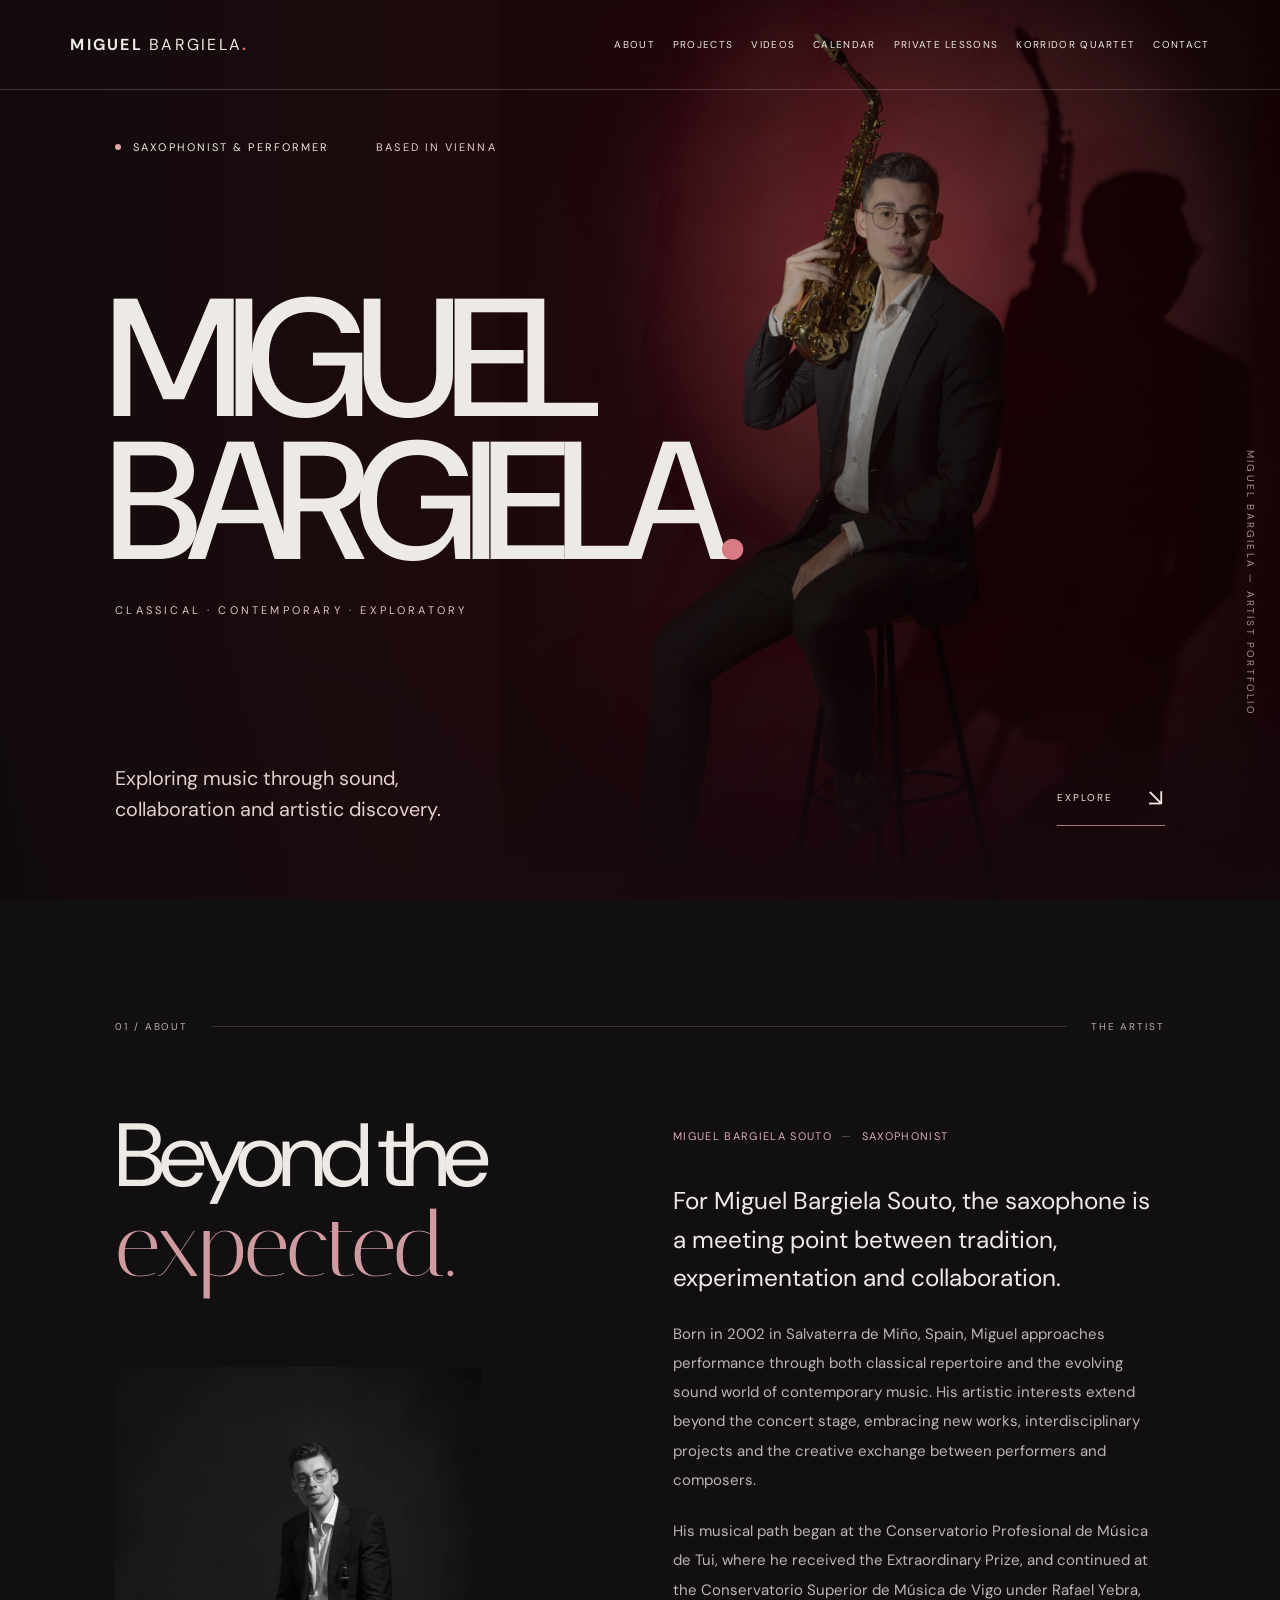
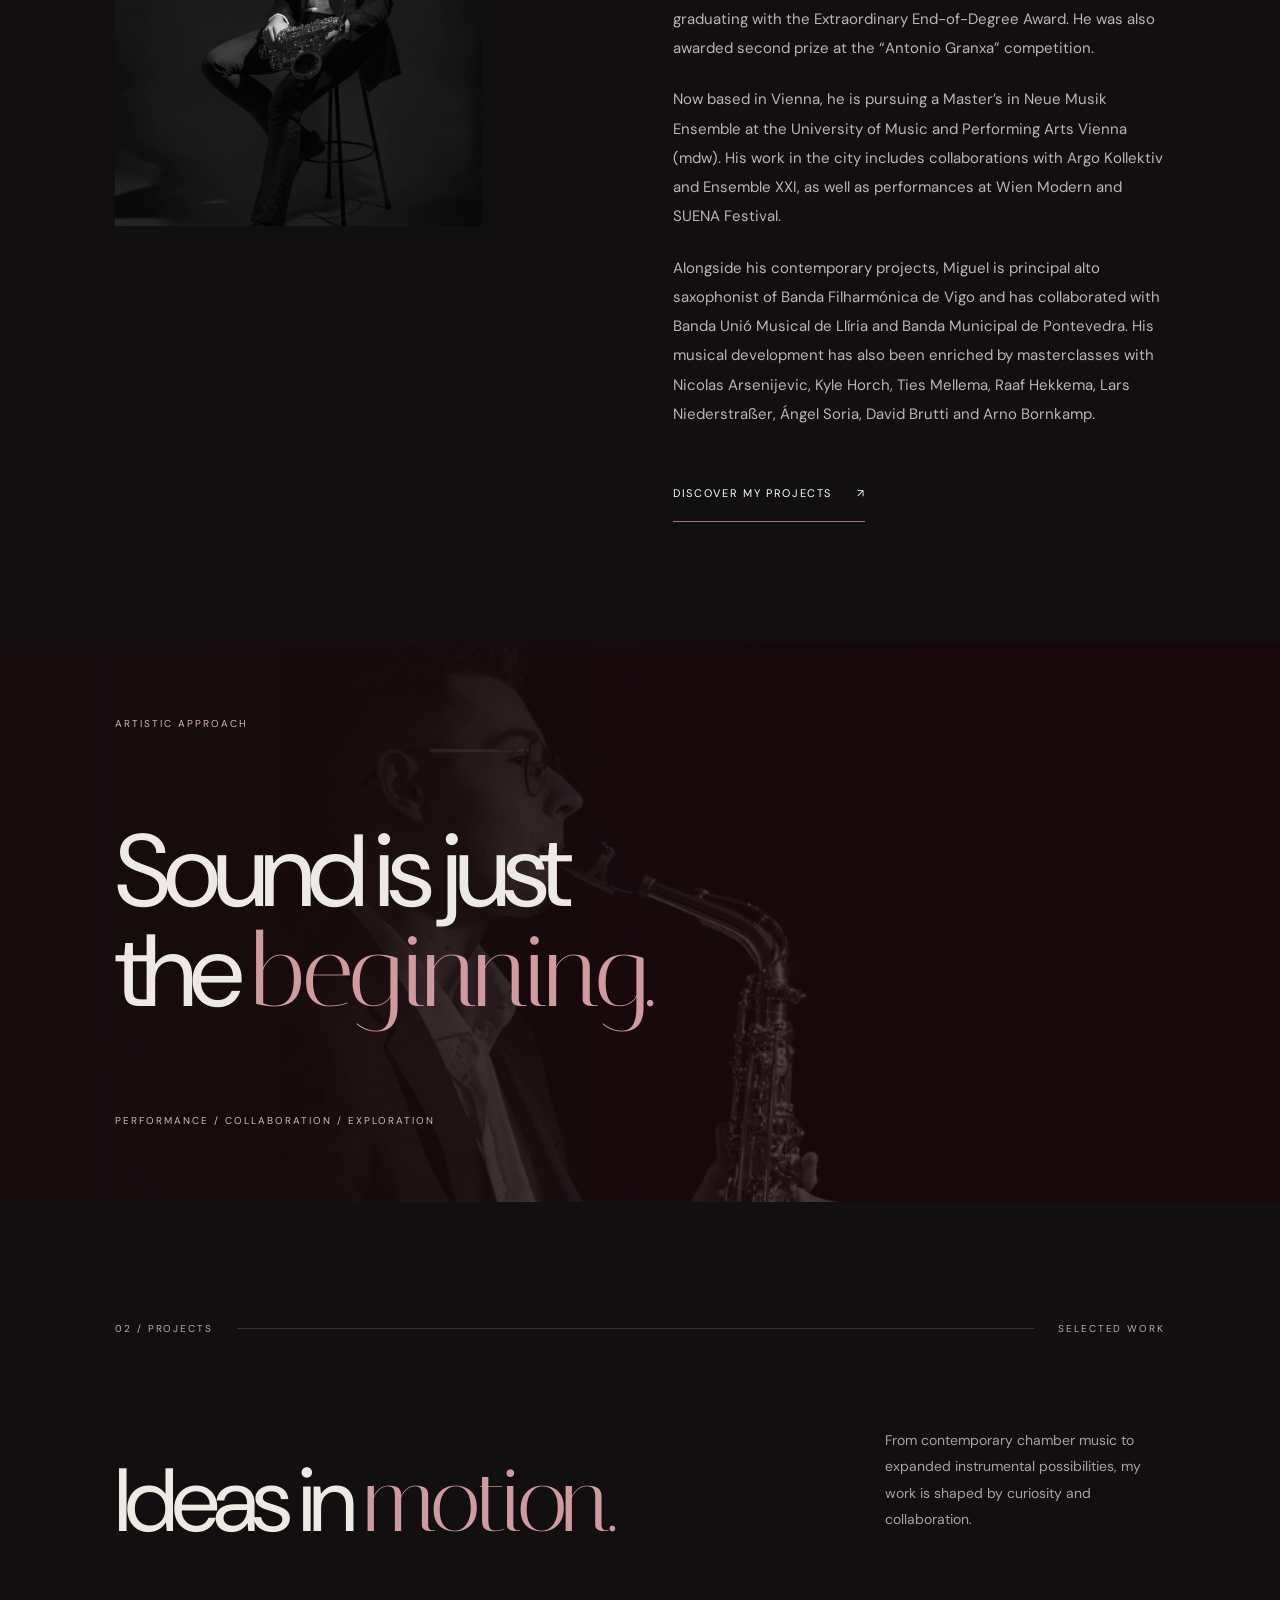
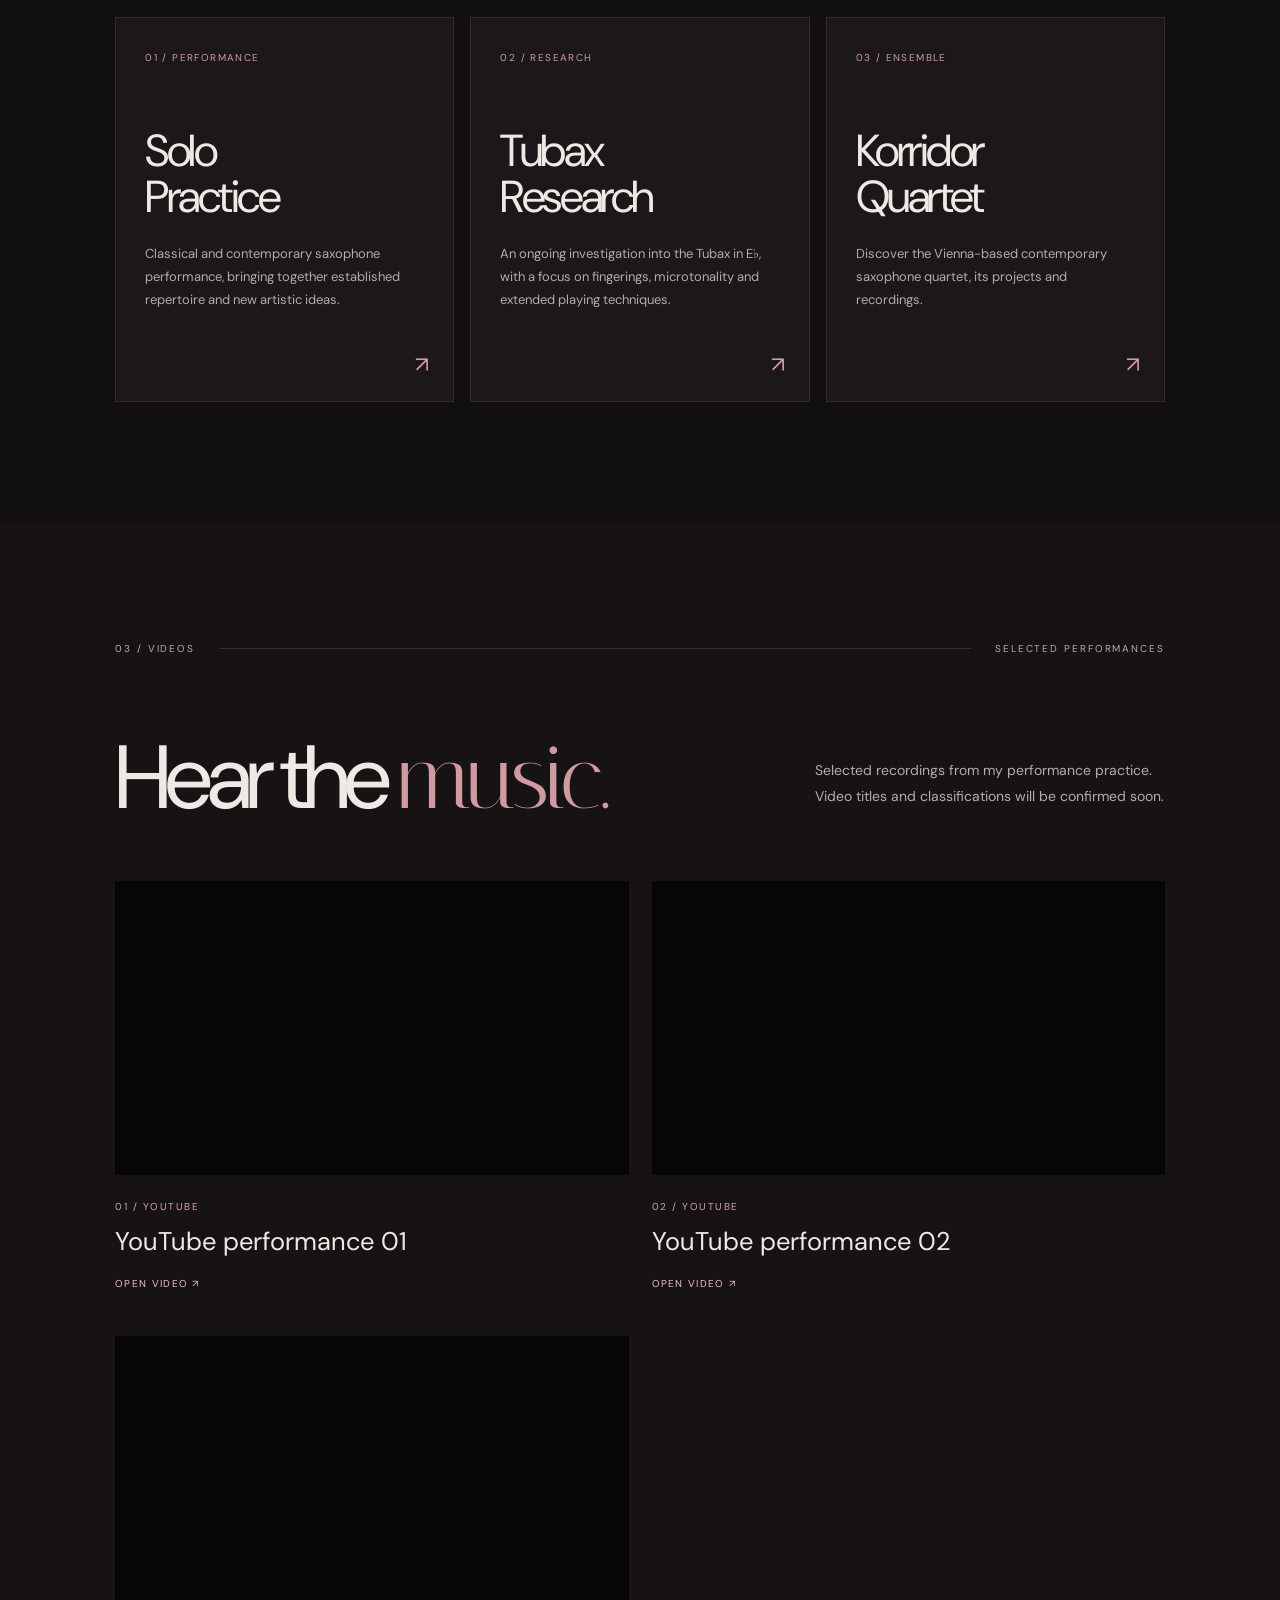
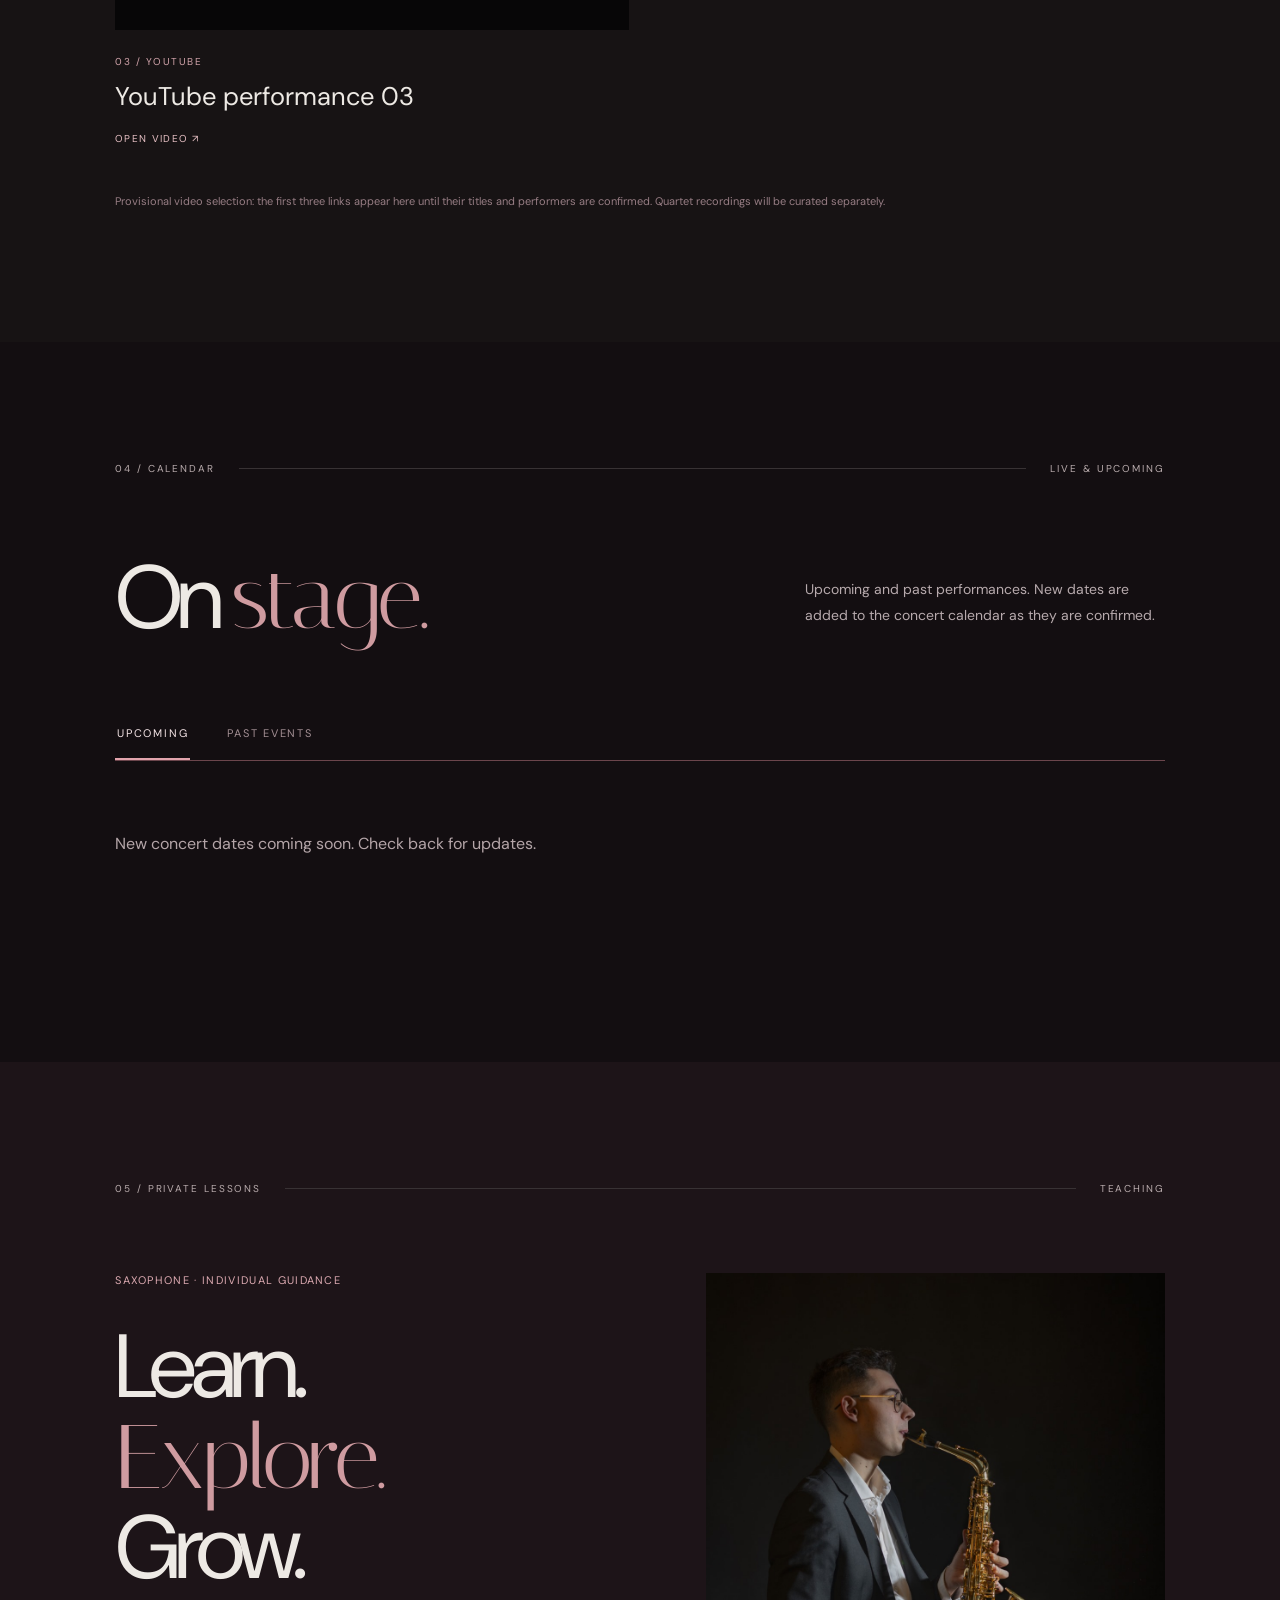
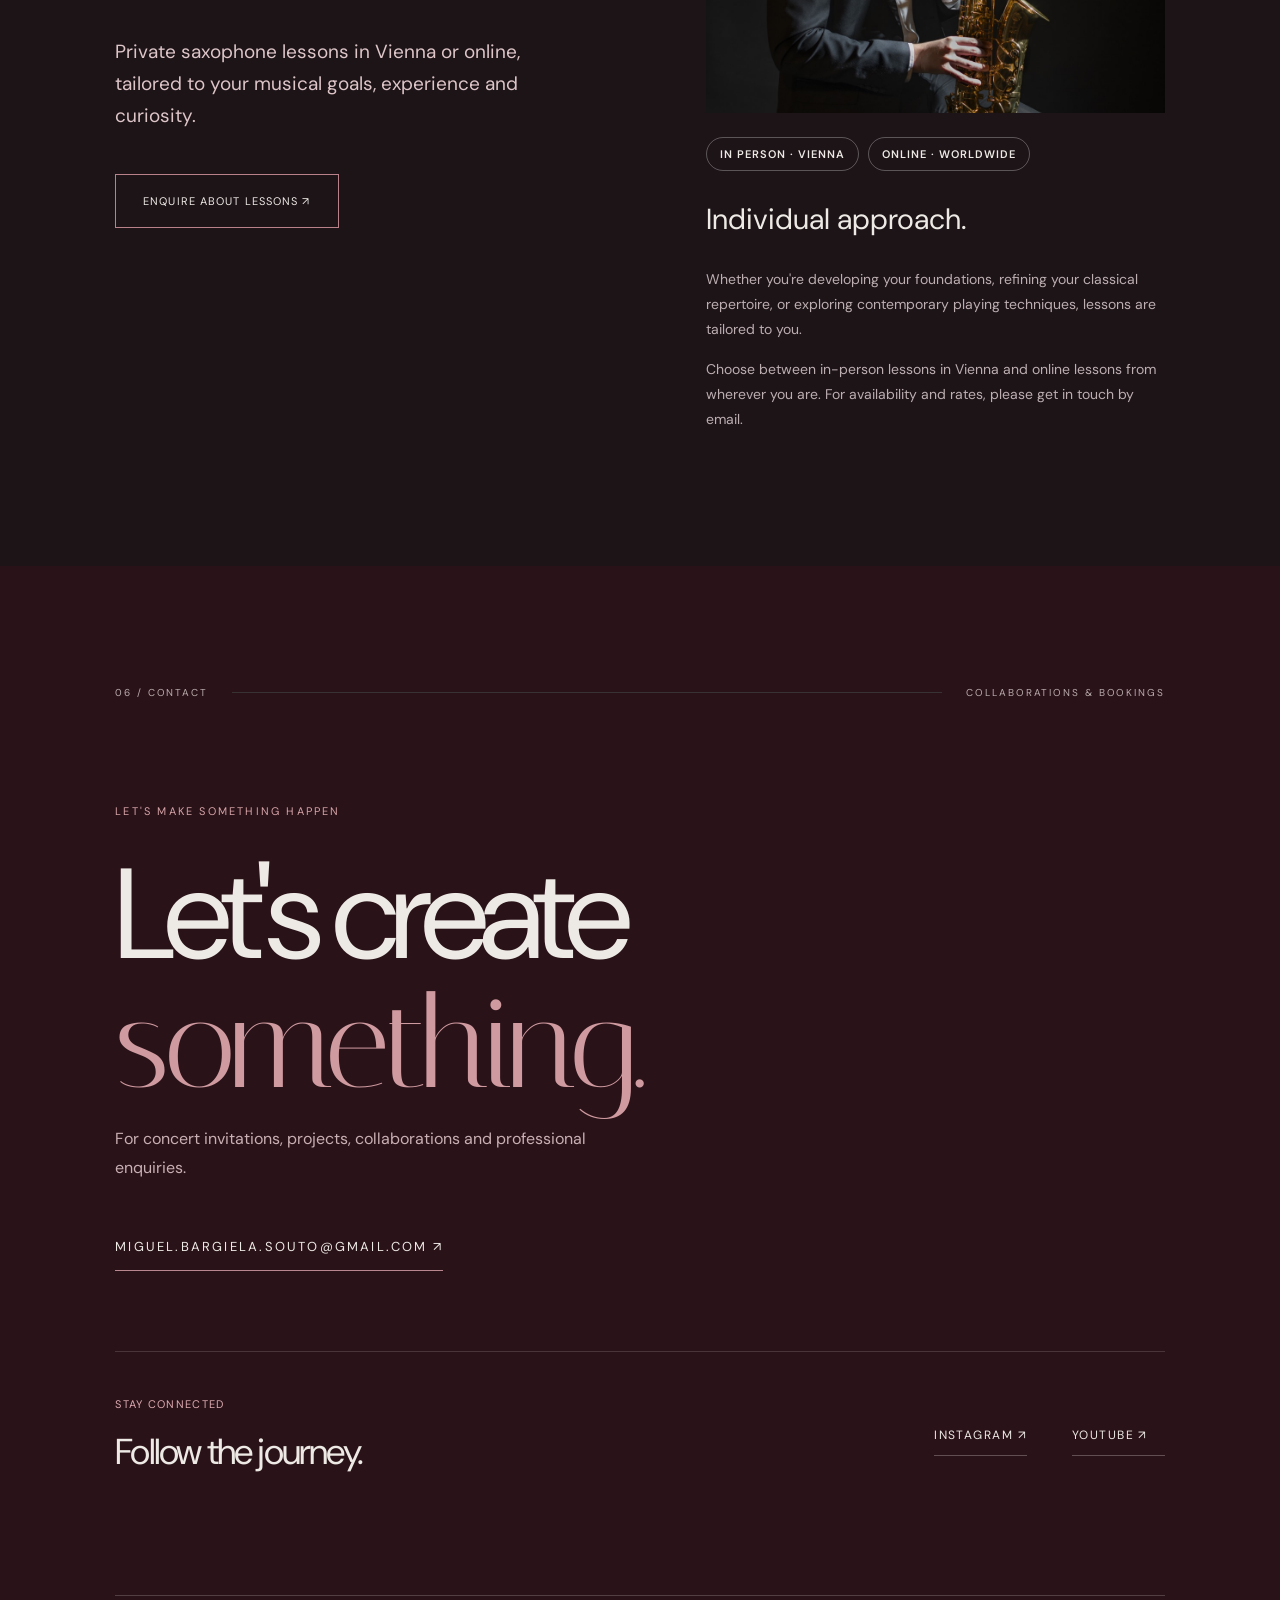
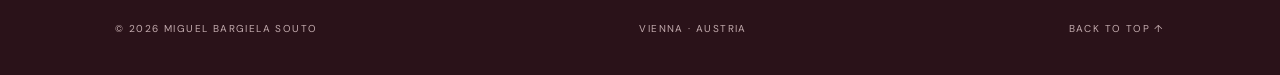
<file: index.html>
<!DOCTYPE html>

<html lang="en">
<head>
<meta charset="utf-8"/><meta content="width=device-width, initial-scale=1" name="viewport"/>
<meta content="Miguel Bargiela Souto is a Vienna-based Spanish saxophonist working across classical, contemporary and interdisciplinary music." name="description"/>
<meta content="#100d0e" name="theme-color"/><title>Miguel Bargiela | Saxophonist</title>
<meta content="Miguel Bargiela — Saxophonist" property="og:title"/><meta content="Saxophonist · Classical &amp; Contemporary Music · Vienna" property="og:description"/>
<link href="https://fonts.googleapis.com" rel="preconnect"/><link crossorigin="" href="https://fonts.gstatic.com" rel="preconnect"/><link href="https://fonts.googleapis.com/css2?family=DM+Sans:wght@400;500;600;700&amp;family=Italiana&amp;display=swap" rel="stylesheet"/><link href="styles.css" rel="stylesheet"/><script defer="False" src="calendar-config.js"></script><script defer="" src="script.js"></script>
<script defer="True" src="events.js"></script></head><body>
<a class="skip" href="#main">Skip to main content</a>
<header class="header" id="top"><a aria-label="Home" class="brand" href="#top">MIGUEL <span>BARGIELA</span><i>.</i></a><button aria-controls="navigation" aria-expanded="false" aria-label="Toggle navigation" class="menu-button"><span></span><span></span></button><nav aria-label="Main navigation" class="navigation" id="navigation"><a href="#about">About</a><a href="#work">Projects</a><a href="#videos">Videos</a><a href="#calendar">Calendar</a><a href="#lessons">Private Lessons</a><a href="korridor.html">Korridor Quartet</a><a href="#contact">Contact</a></nav><a class="header-cta" href="#contact">LET'S CONNECT <span>↗</span></a></header>
<main id="main">
<section aria-label="Introduction" class="hero"><div class="hero-image"></div><div class="hero-shade"></div><div class="hero-inner"><div class="hero-overline"><span class="dot"></span> SAXOPHONIST &amp; PERFORMER <span class="location">BASED IN VIENNA</span></div><div class="hero-title"><h1><span>MIGUEL</span><span>BARGIELA<span class="period">.</span></span></h1><p>CLASSICAL · CONTEMPORARY · EXPLORATORY</p></div><div class="hero-footer"><div class="hero-description">Exploring music through sound,<br/>collaboration and artistic discovery.</div><a aria-label="Explore the website" class="discover" href="#about">EXPLORE <span>↘</span></a></div></div><div class="hero-edge">MIGUEL BARGIELA — ARTIST PORTFOLIO</div></section>
<section class="about section" id="about"><div class="section-top"><span>01 / ABOUT</span><span class="thin-rule"></span><span>THE ARTIST</span></div><div class="about-layout"><div class="about-heading"><h2>Beyond the<br/><em>expected.</em></h2><figure class="about-photo"><img alt="Miguel Bargiela seated with saxophone, black-and-white portrait" loading="lazy" src="assets/portrait-bw.jpg"/></figure></div><div class="about-copy"><div class="eyebrow">MIGUEL BARGIELA SOUTO <span>—</span> SAXOPHONIST</div>
<p class="bio-lead">For Miguel Bargiela Souto, the saxophone is a meeting point between tradition, experimentation and collaboration.</p>
<p>Born in 2002 in Salvaterra de Miño, Spain, Miguel approaches performance through both classical repertoire and the evolving sound world of contemporary music. His artistic interests extend beyond the concert stage, embracing new works, interdisciplinary projects and the creative exchange between performers and composers.</p>
<p>His musical path began at the Conservatorio Profesional de Música de Tui, where he received the Extraordinary Prize, and continued at the Conservatorio Superior de Música de Vigo under Rafael Yebra, graduating with the Extraordinary End-of-Degree Award. He was also awarded second prize at the “Antonio Granxa” competition.</p>
<p>Now based in Vienna, he is pursuing a Master’s in Neue Musik Ensemble at the University of Music and Performing Arts Vienna (mdw). His work in the city includes collaborations with Argo Kollektiv and Ensemble XXI, as well as performances at Wien Modern and SUENA Festival.</p>
<p>Alongside his contemporary projects, Miguel is principal alto saxophonist of Banda Filharmónica de Vigo and has collaborated with Banda Unió Musical de Llíria and Banda Municipal de Pontevedra. His musical development has also been enriched by masterclasses with Nicolas Arsenijevic, Kyle Horch, Ties Mellema, Raaf Hekkema, Lars Niederstraßer, Ángel Soria, David Brutti and Arno Bornkamp.</p>
<a class="text-link" href="#work">DISCOVER MY PROJECTS <span>↗</span></a></div></div></section>
<section class="quote-band"><div class="quote-image"></div><div class="quote-content"><span>ARTISTIC APPROACH</span><p>Sound is just<br/>the <em>beginning.</em></p><span>PERFORMANCE / COLLABORATION / EXPLORATION</span></div></section>
<section class="work section" id="work"><div class="section-top"><span>02 / PROJECTS</span><span class="thin-rule"></span><span>SELECTED WORK</span></div><div class="work-intro"><h2>Ideas in <em>motion.</em></h2><p>From contemporary chamber music to expanded instrumental possibilities, my work is shaped by curiosity and collaboration.</p></div><div class="project-grid"><article class="project-card"><div class="project-index">01 / PERFORMANCE</div><h3>Solo<br/>Practice</h3><p>Classical and contemporary saxophone performance, bringing together established repertoire and new artistic ideas.</p><span class="project-arrow">↗</span></article><article class="project-card"><div class="project-index">02 / RESEARCH</div><h3>Tubax<br/>Research</h3><p>An ongoing investigation into the Tubax in E♭, with a focus on fingerings, microtonality and extended playing techniques.</p><span class="project-arrow">↗</span></article><a class="project-card project-card-link" href="korridor.html"><div class="project-index">03 / ENSEMBLE</div><h3>Korridor<br/>Quartet</h3><p>Discover the Vienna-based contemporary saxophone quartet, its projects and recordings.</p><span class="project-arrow">↗</span></a></div></section>
<section class="videos section" id="videos"><div class="section-top"><span>03 / VIDEOS</span><span class="thin-rule"></span><span>SELECTED PERFORMANCES</span></div><div class="videos-intro"><h2>Hear the <em>music.</em></h2><p>Selected recordings from my performance practice. Video titles and classifications will be confirmed soon.</p></div><div class="video-grid"><article class="recording"><div class="recording-frame"><iframe allow="accelerometer; autoplay; clipboard-write; encrypted-media; gyroscope; picture-in-picture; web-share" allowfullscreen="" loading="lazy" referrerpolicy="strict-origin-when-cross-origin" src="https://www.youtube-nocookie.com/embed/-6fuD14mzaE" title="YouTube performance 01"></iframe></div><div class="recording-meta"><span>01 / YOUTUBE</span><h3>YouTube performance 01</h3><a href="https://youtu.be/-6fuD14mzaE" rel="noopener noreferrer" target="_blank">OPEN VIDEO ↗</a></div></article><article class="recording"><div class="recording-frame"><iframe allow="accelerometer; autoplay; clipboard-write; encrypted-media; gyroscope; picture-in-picture; web-share" allowfullscreen="" loading="lazy" referrerpolicy="strict-origin-when-cross-origin" src="https://www.youtube-nocookie.com/embed/tyU_39IKNfE" title="YouTube performance 02"></iframe></div><div class="recording-meta"><span>02 / YOUTUBE</span><h3>YouTube performance 02</h3><a href="https://youtu.be/tyU_39IKNfE" rel="noopener noreferrer" target="_blank">OPEN VIDEO ↗</a></div></article><article class="recording"><div class="recording-frame"><iframe allow="accelerometer; autoplay; clipboard-write; encrypted-media; gyroscope; picture-in-picture; web-share" allowfullscreen="" loading="lazy" referrerpolicy="strict-origin-when-cross-origin" src="https://www.youtube-nocookie.com/embed/Jql2PRCFLpk" title="YouTube performance 03"></iframe></div><div class="recording-meta"><span>03 / YOUTUBE</span><h3>YouTube performance 03</h3><a href="https://youtu.be/Jql2PRCFLpk" rel="noopener noreferrer" target="_blank">OPEN VIDEO ↗</a></div></article></div><p class="video-editor-note">Provisional video selection: the first three links appear here until their titles and performers are confirmed. Quartet recordings will be curated separately.</p></section><section class="calendar section" id="calendar"><div class="section-top"><span>04 / CALENDAR</span><span class="thin-rule"></span><span>LIVE &amp; UPCOMING</span></div><div class="calendar-intro"><h2>On <em>stage.</em></h2><p>Upcoming and past performances. New dates are added to the concert calendar as they are confirmed.</p></div><div class="calendar-live" hidden="" id="calendar-live"><iframe id="calendar-iframe" loading="lazy" title="Concert calendar"></iframe></div><div class="calendar-controls"><button aria-pressed="true" class="calendar-tab active" data-filter="upcoming" type="button">UPCOMING</button><button aria-pressed="false" class="calendar-tab" data-filter="past" type="button">PAST EVENTS</button></div><div aria-live="polite" class="calendar-list" id="calendar-list"></div></section>
<section class="lessons section" id="lessons"><div class="section-top"><span>05 / PRIVATE LESSONS</span><span class="thin-rule"></span><span>TEACHING</span></div><div class="lessons-layout"><div><div class="eyebrow">SAXOPHONE · INDIVIDUAL GUIDANCE</div><h2>Learn.<br/><em>Explore.</em><br/>Grow.</h2><p class="lessons-lead">Private saxophone lessons in Vienna or online, tailored to your musical goals, experience and curiosity.</p><a class="lesson-button" href="mailto:miguel.bargiela.souto@gmail.com?subject=Private%20saxophone%20lessons%20enquiry">ENQUIRE ABOUT LESSONS ↗</a></div><div class="lessons-detail"><img alt="Miguel playing the saxophone" loading="lazy" src="assets/performing.jpg"/><div><div class="lesson-modes"><span>IN PERSON · VIENNA</span><span>ONLINE · WORLDWIDE</span></div><h3>Individual approach.</h3><p>Whether you're developing your foundations, refining your classical repertoire, or exploring contemporary playing techniques, lessons are tailored to you.</p><p>Choose between in-person lessons in Vienna and online lessons from wherever you are. For availability and rates, please get in touch by email.</p></div></div></div></section><section class="contact section" id="contact"><div class="section-top"><span>06 / CONTACT</span><span class="thin-rule"></span><span>COLLABORATIONS &amp; BOOKINGS</span></div><span class="contact-small">LET'S MAKE SOMETHING HAPPEN</span><h2>Let's create<br/><em>something.</em></h2><p>For concert invitations, projects, collaborations and professional enquiries.</p><a class="contact-link" href="mailto:miguel.bargiela.souto@gmail.com">MIGUEL.BARGIELA.SOUTO@GMAIL.COM ↗</a><div class="socials" id="socials"><div><span class="eyebrow">STAY CONNECTED</span><h3>Follow the journey.</h3></div><div class="social-links"><a href="https://www.instagram.com/_miguelbars/" rel="noopener noreferrer" target="_blank">INSTAGRAM ↗</a><a href="https://www.youtube.com/@miguelbargielasouto3847" rel="noopener noreferrer" target="_blank">YOUTUBE ↗</a></div></div><div class="footer-bottom"><span>© <span id="year">2026</span> MIGUEL BARGIELA SOUTO</span><span>VIENNA · AUSTRIA</span><a href="#top">BACK TO TOP ↑</a></div></section>
</main>
</body></html>
</file>
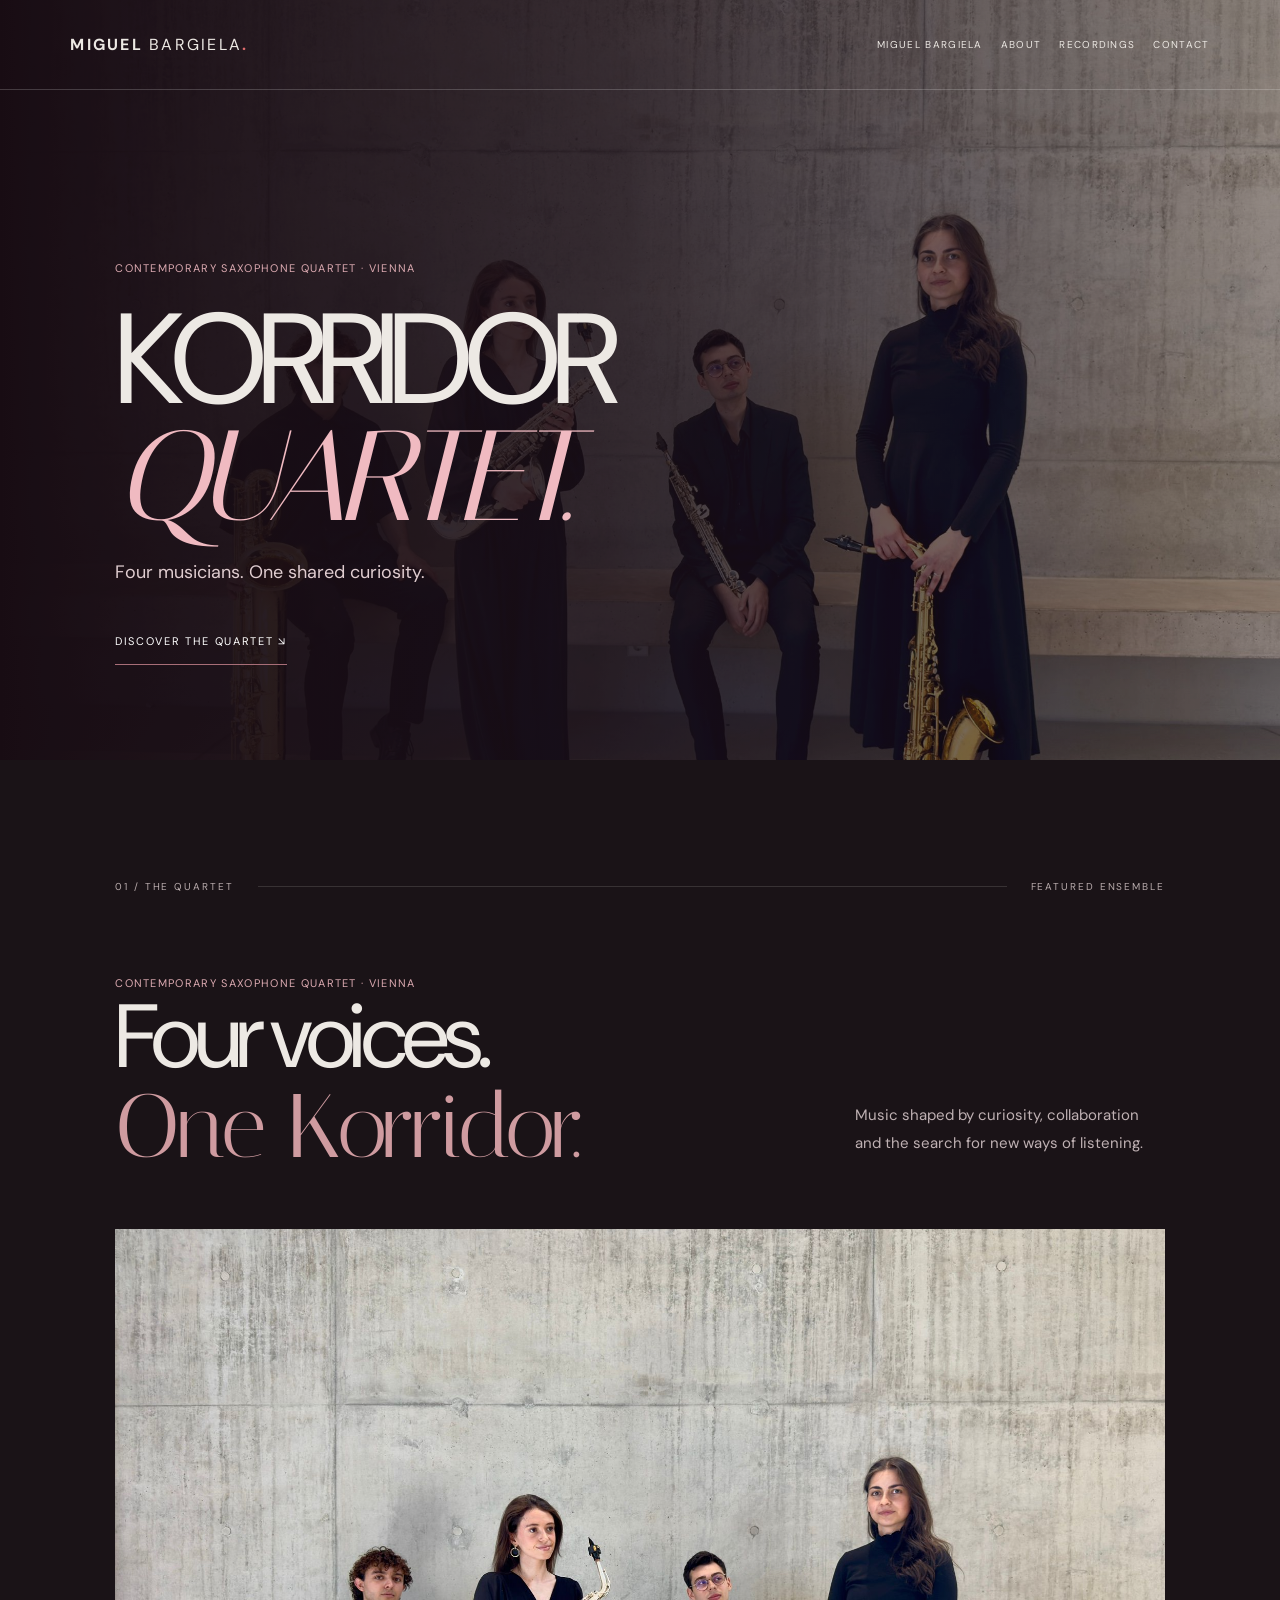
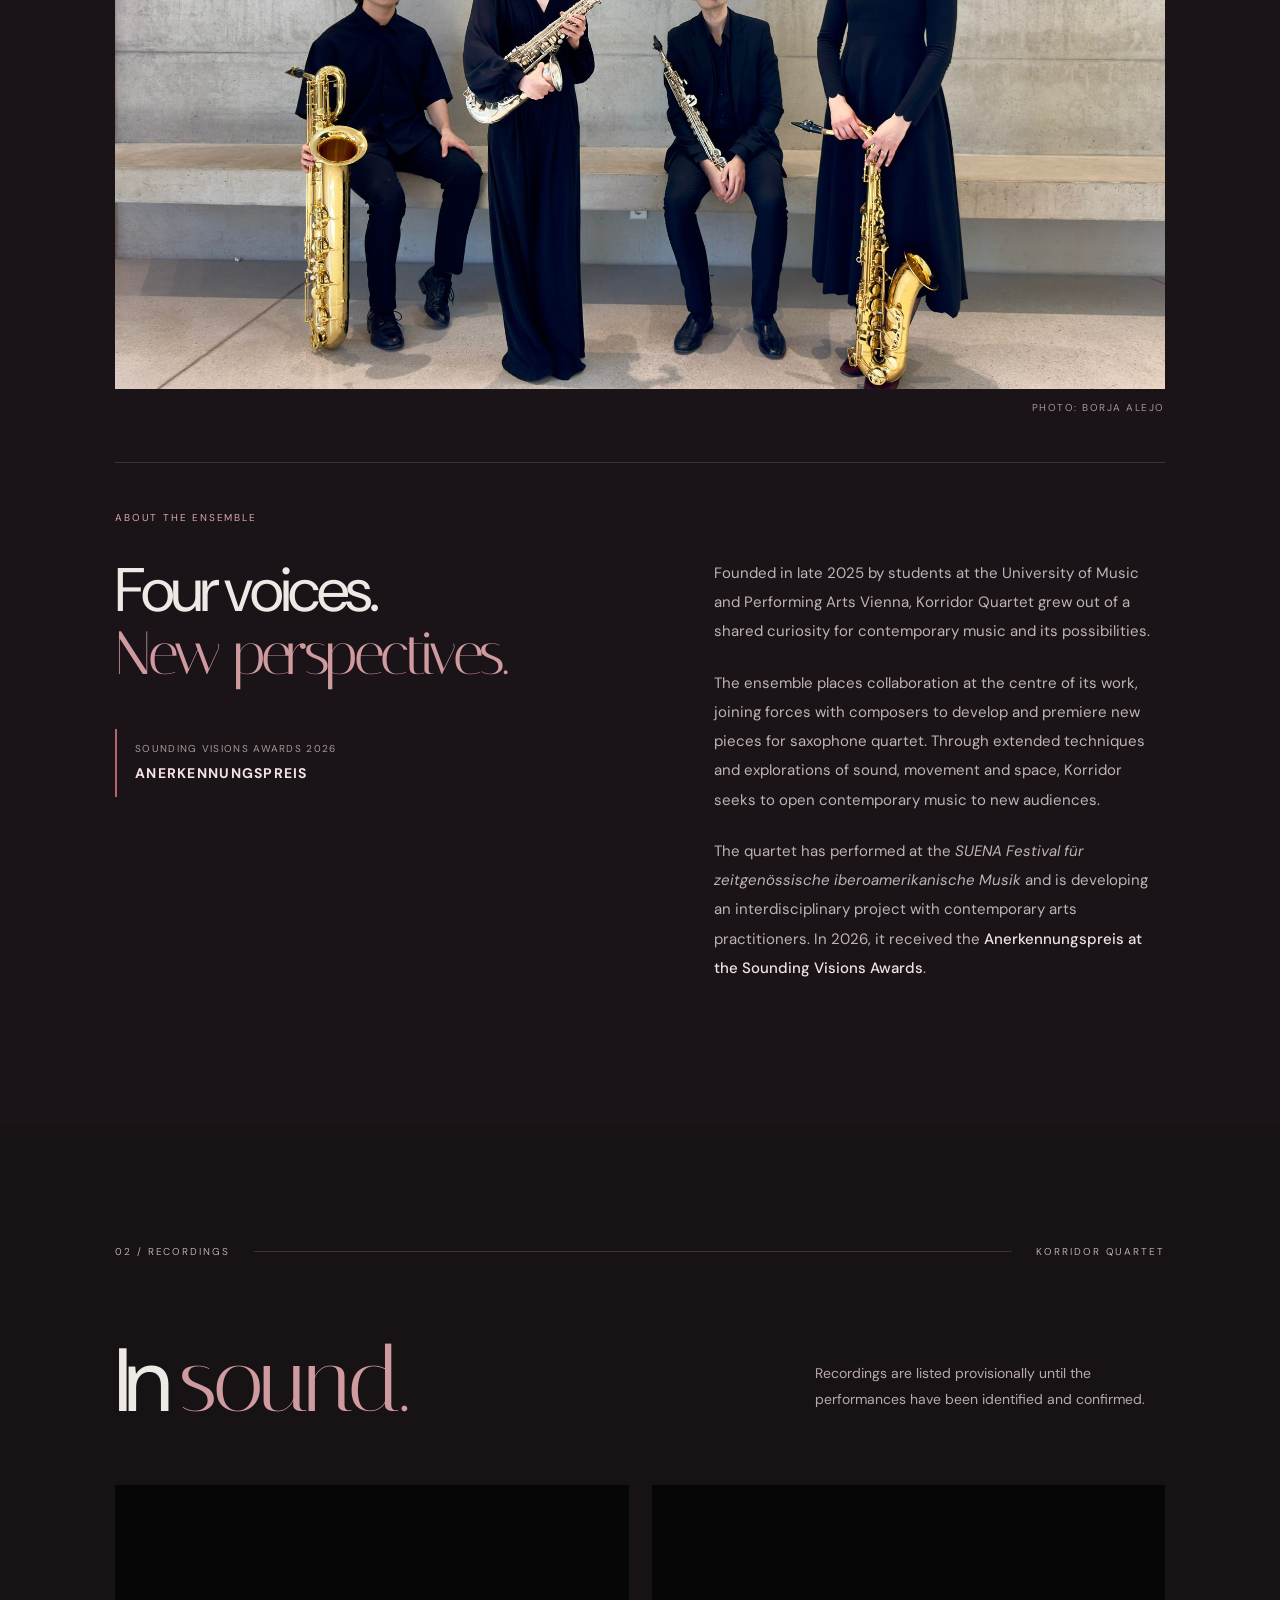
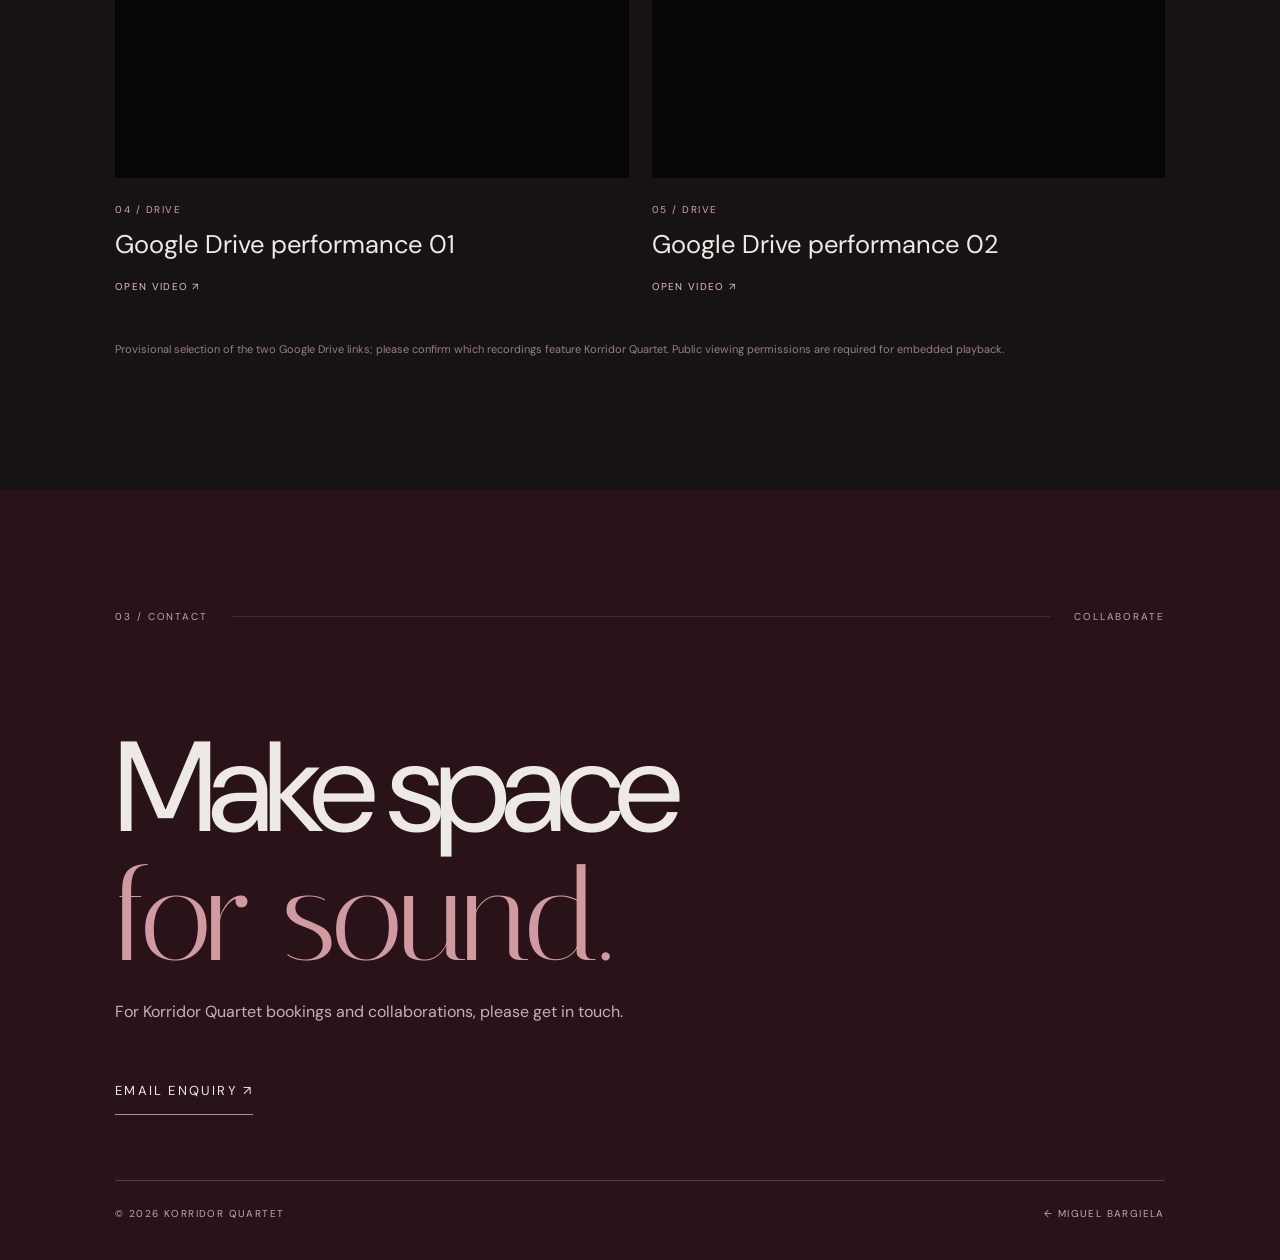
<file: korridor.html>
<!DOCTYPE html>

<html lang="en">
<head>
<meta charset="utf-8"/><meta content="width=device-width, initial-scale=1" name="viewport"/>
<meta content="Korridor Quartet — contemporary saxophone quartet based in Vienna. Biography, projects, awards and performances." name="description"/>
<meta content="#100d0e" name="theme-color"/><title>Korridor Quartet | Miguel Bargiela</title>
<meta content="Miguel Bargiela — Saxophonist" property="og:title"/><meta content="Saxophonist · Classical &amp; Contemporary Music · Vienna" property="og:description"/>
<link href="https://fonts.googleapis.com" rel="preconnect"/><link crossorigin="" href="https://fonts.gstatic.com" rel="preconnect"/><link href="https://fonts.googleapis.com/css2?family=DM+Sans:wght@400;500;600;700&amp;family=Italiana&amp;display=swap" rel="stylesheet"/><link href="styles.css" rel="stylesheet"/><script defer="" src="script.js"></script>
</head><body>
<a class="skip" href="#main">Skip to main content</a>
<header class="header" id="top"><a aria-label="Home" class="brand" href="index.html">MIGUEL <span>BARGIELA</span><i>.</i></a><button aria-controls="navigation" aria-expanded="false" aria-label="Toggle navigation" class="menu-button"><span></span><span></span></button><nav aria-label="Main navigation" class="navigation" id="navigation"><a href="index.html">Miguel Bargiela</a><a href="#korridor">About</a><a href="#quartet-videos">Recordings</a><a href="#contact">Contact</a></nav><a class="header-cta" href="mailto:korridorsaxquartet@gmail.com">LET'S CONNECT <span>↗</span></a></header>
<main id="main"><section class="subhero quartet-hero"><div class="subhero-inner"><span class="eyebrow">CONTEMPORARY SAXOPHONE QUARTET · VIENNA</span><h1>KORRIDOR<br/><em>QUARTET.</em></h1><p>Four musicians. One shared curiosity.</p><a class="text-link" href="#korridor">DISCOVER THE QUARTET ↘</a></div></section><section class="korridor section" id="korridor"><div class="section-top"><span>01 / THE QUARTET</span><span class="thin-rule"></span><span>FEATURED ENSEMBLE</span></div><div class="korridor-head"><div><span class="eyebrow">CONTEMPORARY SAXOPHONE QUARTET · VIENNA</span><h2>Four voices.<br/><em>One Korridor.</em></h2></div><p>Music shaped by curiosity, collaboration and the search for new ways of listening.</p></div><figure class="korridor-photo"><img alt="The four members of Korridor Quartet with their saxophones, photographed by Borja Alejo" loading="lazy" src="assets/korridor-quartet.jpg"/><figcaption>PHOTO: BORJA ALEJO</figcaption></figure><div class="quartet-feature"><div class="quartet-number">ABOUT THE ENSEMBLE</div><div class="quartet-layout"><div><h3>Four voices.<br/><em>New perspectives.</em></h3><div class="quartet-accolade">SOUNDING VISIONS AWARDS 2026 <strong>ANERKENNUNGSPREIS</strong></div></div><div class="quartet-copy"><p>Founded in late 2025 by students at the University of Music and Performing Arts Vienna, Korridor Quartet grew out of a shared curiosity for contemporary music and its possibilities.</p><p>The ensemble places collaboration at the centre of its work, joining forces with composers to develop and premiere new pieces for saxophone quartet. Through extended techniques and explorations of sound, movement and space, Korridor seeks to open contemporary music to new audiences.</p><p>The quartet has performed at the <em>SUENA Festival für zeitgenössische iberoamerikanische Musik</em> and is developing an interdisciplinary project with contemporary arts practitioners. In 2026, it received the <strong>Anerkennungspreis at the Sounding Visions Awards</strong>.</p></div></div></div></section><section class="videos section" id="quartet-videos"><div class="section-top"><span>02 / RECORDINGS</span><span class="thin-rule"></span><span>KORRIDOR QUARTET</span></div><div class="videos-intro"><h2>In <em>sound.</em></h2><p>Recordings are listed provisionally until the performances have been identified and confirmed.</p></div><div class="video-grid"><article class="recording"><div class="recording-frame"><iframe allow="accelerometer; autoplay; clipboard-write; encrypted-media; gyroscope; picture-in-picture; web-share" allowfullscreen="" loading="lazy" referrerpolicy="strict-origin-when-cross-origin" src="https://drive.google.com/file/d/1WAbElUkgOzQY6omBcnqft6Sprh87gHcx/preview" title="Google Drive performance 01"></iframe></div><div class="recording-meta"><span>04 / DRIVE</span><h3>Google Drive performance 01</h3><a href="https://drive.google.com/file/d/1WAbElUkgOzQY6omBcnqft6Sprh87gHcx/view" rel="noopener noreferrer" target="_blank">OPEN VIDEO ↗</a></div></article><article class="recording"><div class="recording-frame"><iframe allow="accelerometer; autoplay; clipboard-write; encrypted-media; gyroscope; picture-in-picture; web-share" allowfullscreen="" loading="lazy" referrerpolicy="strict-origin-when-cross-origin" src="https://drive.google.com/file/d/1olgF34N4idWgtDNLe2TGOUTazDCZ_BFz/preview" title="Google Drive performance 02"></iframe></div><div class="recording-meta"><span>05 / DRIVE</span><h3>Google Drive performance 02</h3><a href="https://drive.google.com/file/d/1olgF34N4idWgtDNLe2TGOUTazDCZ_BFz/view" rel="noopener noreferrer" target="_blank">OPEN VIDEO ↗</a></div></article></div><p class="video-editor-note">Provisional selection of the two Google Drive links; please confirm which recordings feature Korridor Quartet. Public viewing permissions are required for embedded playback.</p></section><section class="contact section" id="contact"><div class="section-top"><span>03 / CONTACT</span><span class="thin-rule"></span><span>COLLABORATE</span></div><h2>Make space<br/><em>for sound.</em></h2><p>For Korridor Quartet bookings and collaborations, please get in touch.</p><a class="contact-link" href="mailto:korridorsaxquartet@gmail.com?subject=Korridor%20Quartet%20enquiry">EMAIL ENQUIRY ↗</a><div class="footer-bottom"><span>© <span id="year">2026</span> KORRIDOR QUARTET</span><a href="index.html">← MIGUEL BARGIELA</a></div></section></main>
</body></html>
</file>
<file: styles.css>
:root{--bg:#110f10;--fg:#ede9e4;--muted:#a49a99;--red:#9d2635;--line:#383234}*{box-sizing:border-box}html{scroll-behavior:smooth}body{margin:0;background:var(--bg);color:var(--fg);font-family:'DM Sans',Arial,sans-serif;-webkit-font-smoothing:antialiased}a{color:inherit;text-decoration:none}img{display:block;width:100%}button{font:inherit}.skip{position:absolute;top:-100px;left:10px;z-index:100;background:#fff;color:#000;padding:12px}.skip:focus{top:10px}.header{height:90px;position:absolute;top:0;left:0;right:0;z-index:8;display:flex;align-items:center;gap:55px;padding:0 5.5%;border-bottom:1px solid #ffffff30}.brand{font-weight:700;font-size:16px;letter-spacing:.14em;white-space:nowrap}.brand span{font-weight:400}.brand i{color:#df6d6d;font-style:normal}.navigation{margin-left:auto;display:flex;gap:34px;font-size:12px;letter-spacing:.11em;text-transform:uppercase}.navigation a{transition:color .2s}.navigation a:hover{color:#ffbac2}.header-cta{border:1px solid #ffffff55;padding:14px 18px;font-size:10px;letter-spacing:.13em;white-space:nowrap}.header-cta span{margin-left:20px}.menu-button{display:none}.hero{height:min(950px,100svh);min-height:700px;position:relative;overflow:hidden;background:#23080e}.hero-image{position:absolute;inset:0 0 0 39%;background:url('assets/hero-red.jpg') center 44% / cover no-repeat;filter:saturate(.85)}.hero-shade{position:absolute;inset:0;background:linear-gradient(90deg,#100a0ce8 0%,#1a0b0dcf 30%,#2a081027 62%,#17070b32 100%),linear-gradient(0deg,#150b10d9 0%,transparent 29%)}.hero-inner{position:relative;height:100%;padding:140px 9% 74px;display:flex;flex-direction:column;justify-content:space-between}.hero-overline{display:flex;align-items:center;gap:12px;font-size:11px;letter-spacing:.19em}.dot{width:6px;height:6px;background:#e2a6a4;border-radius:50%}.location{margin-left:35px;color:#ebccc9}.hero-title h1{font-weight:500;letter-spacing:-.08em;line-height:.85;font-size:clamp(88px,13.1vw,220px);margin:0 0 30px -9px}.hero-title h1>span{display:block}.period{color:#d97b85}.hero-title p{letter-spacing:.29em;font-size:11px;color:#dfc5c3}.hero-footer{display:flex;align-items:end;justify-content:space-between}.hero-description{font-size:clamp(16px,1.55vw,22px);line-height:1.6;color:#e2cfce}.discover{display:flex;gap:35px;align-items:center;letter-spacing:.2em;font-size:10px;border-bottom:1px solid #a57d81;padding:0 0 12px}.discover span{font-size:24px}.hero-edge{position:absolute;right:23px;top:50%;writing-mode:vertical-rl;font-size:10px;letter-spacing:.22em;color:#f4d8d0a8}.section{padding:120px 9%}.section-top{display:flex;align-items:center;gap:24px;color:#b9acad;font-size:10px;letter-spacing:.19em;white-space:nowrap;margin-bottom:78px}.thin-rule{height:1px;background:var(--line);flex:1}h2{font-size:clamp(56px,7vw,112px);line-height:1.01;font-weight:400;letter-spacing:-.065em;margin:0}h2 em,.quote-content em,.contact h2 em{font-family:Italiana,Georgia,serif;font-style:normal;font-weight:400;letter-spacing:-.03em;color:#cf9ba0}.about-layout{display:grid;grid-template-columns:.9fr 1fr;gap:11%}.about-photo{margin:75px 0 0;width:83%;max-width:475px;aspect-ratio:4/5;overflow:hidden}.about-photo img{height:100%;object-fit:cover;object-position:50% 25%;filter:brightness(1.24)}.about-copy{padding-top:15px;color:#bfb4b3;font-size:15px;line-height:1.95}.eyebrow{font-size:11px;letter-spacing:.12em;color:#dcaab1;margin-bottom:35px}.eyebrow span{margin:0 5px;color:#65595b}.about-copy p{margin:0 0 22px}.bio-lead{font-size:clamp(19px,1.9vw,26px);line-height:1.58;color:#f1e9e7}.text-link{display:inline-block;margin-top:32px;color:#fff;font-size:11px;letter-spacing:.15em;border-bottom:1px solid #a86e78;padding-bottom:16px}.text-link span{margin-left:20px}.quote-band{height:560px;position:relative;background:#270c12;overflow:hidden}.quote-image{position:absolute;inset:0;background:url('assets/performing-bw.jpg') 70% 35% / cover no-repeat;opacity:.38;filter:contrast(1.15)}.quote-band:after{content:"";position:absolute;inset:0;background:linear-gradient(90deg,#160c0eef,transparent 90%)}.quote-content{position:relative;z-index:1;height:100%;padding:75px 9%;display:flex;flex-direction:column;justify-content:space-between}.quote-content>span{font-size:10px;letter-spacing:.2em;color:#d6b7b8}.quote-content p{font-size:clamp(60px,8vw,125px);font-weight:400;line-height:.98;letter-spacing:-.06em;margin:0}.work-intro{display:flex;justify-content:space-between;align-items:end;gap:50px;margin-bottom:70px}.work-intro p{width:280px;color:#aba1a0;font-size:14px;line-height:1.9}.project-grid{display:grid;grid-template-columns:repeat(3,minmax(0,1fr));gap:16px}.project-card{min-height:385px;position:relative;background:#1c1819;border:1px solid #322b2d;padding:33px 29px;transition:background .25s,border-color .25s}.project-card:hover{background:#281c20;border-color:#80424d}.project-index{color:#ce9a9d;letter-spacing:.14em;font-size:10px}.project-card h3{font-size:clamp(35px,3.5vw,59px);font-weight:400;letter-spacing:-.055em;line-height:1.02;margin:65px 0 23px}.project-card p{color:#b5aaab;max-width:300px;font-size:13px;line-height:1.75}.project-arrow{position:absolute;right:24px;bottom:22px;color:#d69ca4;font-size:22px}.gallery{background:#171314}.gallery-intro{display:flex;align-items:end;justify-content:space-between;margin-bottom:55px}.gallery-intro p{font-size:14px;color:var(--muted)}.gallery-grid{display:grid;grid-template-columns:1.2fr 1fr 1fr;grid-template-rows:420px 280px;gap:16px}.gallery-item{position:relative;overflow:hidden;margin:0;background:#2b2022}.gallery-item.tall{grid-row:span 2}.gallery-item.wide{grid-column:span 2}.gallery-item img{height:100%;object-fit:cover;object-position:50% 38%;transition:transform .6s}.gallery-item:hover img{transform:scale(1.035)}.gallery-item figcaption{position:absolute;bottom:0;left:0;right:0;padding:27px 20px 17px;background:linear-gradient(transparent,#0008);font-size:10px;letter-spacing:.16em}.contact{padding-bottom:40px;background:#2a1219}.contact .section-top{margin-bottom:100px}.contact-small{font-size:11px;letter-spacing:.2em;color:#d5a4a8}.contact h2{margin-top:30px;font-size:clamp(67px,10vw,160px)}.contact>p{color:#c8b0b4;line-height:1.8;max-width:520px}.contact-link{display:inline-flex;gap:110px;border-bottom:1px solid #b98790;padding:15px 0;margin-top:25px;font-size:13px;letter-spacing:.17em}.contact-link span{font-size:23px}.contact .contact-note{font-size:11px;color:#aa8a90;margin-top:20px}.contact-note code{font-family:monospace}.footer-bottom{margin-top:130px;border-top:1px solid #ffffff30;padding-top:26px;display:flex;justify-content:space-between;gap:12px;font-size:10px;letter-spacing:.14em;color:#c3abae}@media(max-width:1050px){.header{gap:25px}.navigation{gap:15px}.header-cta{display:none}.hero-title h1{font-size:clamp(80px,14vw,150px)}.about-layout{gap:5%}.gallery-grid{grid-template-rows:350px 230px}}@media(max-width:700px){.header{height:73px;padding:0 6%}.brand{font-size:13px}.menu-button{display:flex;margin-left:auto;flex-direction:column;gap:7px;border:0;padding:12px;background:transparent;cursor:pointer}.menu-button span{width:26px;height:1px;background:#fff}.navigation{display:none;position:absolute;top:72px;left:0;right:0;padding:24px 7%;background:#1b1014;flex-direction:column;gap:23px;border-bottom:1px solid #ffffff40}.navigation.open{display:flex}.hero{min-height:690px;height:94svh}.hero-image{inset:0;background-position:55% 29%;opacity:.68}.hero-shade{background:linear-gradient(90deg,#14070ab8,#18060a35),linear-gradient(0deg,#170a0df5,transparent 58%,#1306098c)}.hero-inner{padding:110px 6% 53px}.hero-overline{font-size:9px}.location{margin-left:auto;white-space:nowrap}.hero-title h1{font-size:clamp(58px,15vw,105px);margin-left:-3px}.hero-title p{font-size:8px;letter-spacing:.2em}.hero-description{font-size:15px}.discover{font-size:9px;gap:12px}.hero-edge{display:none}.section{padding:85px 7%}.section-top{margin-bottom:55px;font-size:9px;gap:10px}.about-layout{grid-template-columns:1fr}.about-photo{width:100%;max-width:none;margin:35px 0 20px;aspect-ratio:4/4}.about-copy{padding-top:20px}.about-copy p{font-size:14px}.about-copy .bio-lead{font-size:20px}.quote-band{height:440px}.quote-content{padding:55px 7%}.quote-content p{font-size:clamp(58px,13vw,95px)}.work-intro,.gallery-intro{display:block}.work-intro p{margin-top:25px}.project-grid{grid-template-columns:1fr}.project-card{min-height:290px}.project-card h3{margin-top:32px}.gallery-grid{grid-template-columns:1fr 1fr;grid-template-rows:350px 245px 230px;gap:9px}.gallery-item.tall{grid-column:span 2;grid-row:span 1}.gallery-item.wide{grid-column:span 2}.gallery-item figcaption{font-size:8px}.contact .section-top{margin-bottom:70px}.contact h2{font-size:clamp(61px,12vw,95px)}.contact-link{gap:50px}.footer-bottom{margin-top:90px;flex-wrap:wrap;font-size:9px}.footer-bottom span:nth-child(2){display:none}}@media(prefers-reduced-motion:reduce){html{scroll-behavior:auto}*,*:before,*:after{transition:none!important}}

/* Edition 03 — featured ensemble and selected videos */
.quartet-feature{margin-top:85px;padding:48px 0 0;border-top:1px solid var(--line)}
.quartet-number{font-size:10px;letter-spacing:.18em;color:#d8a8ad;margin-bottom:35px}.quartet-number span{margin:0 12px;color:#87767a}
.quartet-layout{display:grid;grid-template-columns:1.12fr 1fr;gap:9%}.quartet-layout h3{font-weight:400;font-size:clamp(42px,5.4vw,83px);line-height:1.02;letter-spacing:-.055em;margin:0 0 45px}.quartet-layout h3 em{font-family:Italiana,Georgia,serif;font-weight:400;font-style:normal;color:#cf9ba0}
.quartet-accolade{border-left:2px solid #b86470;padding:10px 0 10px 18px;font-size:10px;letter-spacing:.13em;line-height:2;color:#a9999b}.quartet-accolade strong{display:block;color:#f5e2e4;font-size:14px;letter-spacing:.09em}
.quartet-copy{font-size:15px;color:#bfb4b3;line-height:1.95}.quartet-copy p{margin:0 0 22px}.quartet-copy strong{color:#efe3e3;font-weight:500}
.videos{background:#171314}.videos-intro{display:flex;justify-content:space-between;align-items:end;gap:35px;margin-bottom:58px}.videos-intro p{max-width:320px;line-height:1.85;color:#b8a9ad;font-size:14px}
.video-grid{display:grid;grid-template-columns:repeat(3,minmax(0,1fr));gap:18px}.video-image{position:relative;aspect-ratio:4/4.3;overflow:hidden;background:#2c1c23}.video-image img{height:100%;object-fit:cover;object-position:center 34%;filter:brightness(.76);transition:transform .5s}.video-card:hover .video-image img{transform:scale(1.035)}.video-tag{position:absolute;top:18px;left:18px;background:#1e1015c9;border:1px solid #cdb7b84d;padding:10px;font-size:9px;letter-spacing:.14em}.video-indicator{position:absolute;bottom:18px;right:22px;color:#fff;font-size:24px;opacity:.6}.video-details{padding:25px 0}.video-details>span{font-size:10px;letter-spacing:.17em;color:#c99da4}.video-details h3{font-size:clamp(22px,2.4vw,34px);letter-spacing:-.035em;font-weight:400;margin:13px 0}.video-details p{font-size:12px;color:#a69397}.video-editor-note{font-size:11px;color:#977d84;margin-top:25px}
@media(max-width:700px){.quartet-feature{margin-top:65px}.quartet-layout{grid-template-columns:1fr}.quartet-copy{margin-top:38px;font-size:14px}.videos-intro{display:block}.videos-intro p{margin-top:22px}.video-grid{grid-template-columns:1fr}.video-image{aspect-ratio:16/12}.video-details{padding:20px 0 35px}}

/* Edition 04 — Korridor, videos, calendar, social links */
.navigation{gap:clamp(12px,1.9vw,28px)}.navigation a{font-size:11px}.project-grid{grid-template-columns:repeat(2,minmax(0,1fr))}
.korridor{background:#1a1317}.korridor-head{display:flex;align-items:end;justify-content:space-between;gap:48px;margin-bottom:56px}.korridor-head>p{max-width:310px;font-size:15px;color:#bfb1b3;line-height:1.9}.korridor-photo{margin:0;position:relative}.korridor-photo img{height:auto;max-height:760px;object-fit:cover}.korridor-photo figcaption{text-align:right;margin-top:12px;color:#a99498;font-size:10px;letter-spacing:.15em}.quartet-feature{margin-top:48px}.quartet-layout h3{font-size:clamp(40px,4.8vw,70px)}
.video-grid{grid-template-columns:repeat(2,minmax(0,1fr));gap:44px 23px}.recording-frame{aspect-ratio:16/9;background:#070607}.recording-frame iframe{width:100%;height:100%;border:0}.recording-meta{margin-top:19px}.recording-meta>span{font-size:10px;color:#d2a4ab;letter-spacing:.15em}.recording-meta h3{font-size:clamp(19px,2vw,28px);font-weight:400;margin:10px 0 13px}.recording-meta a{font-size:10px;letter-spacing:.13em;color:#e8c1c5}.videos-intro p{max-width:350px}.video-editor-note{margin-top:45px;line-height:1.7}
.calendar{background:#130e11}.calendar-intro{display:flex;align-items:end;justify-content:space-between;gap:35px}.calendar-intro p{max-width:360px;color:#b7aaad;line-height:1.85;font-size:14px}.calendar-controls{border-bottom:1px solid #6b454c;display:flex;gap:35px;margin-top:65px}.calendar-tab{cursor:pointer;background:none;border:0;border-bottom:2px solid transparent;padding:18px 2px;color:#a38f94;font-size:11px;letter-spacing:.16em}.calendar-tab.active{border-bottom-color:#e2a4ad;color:#f4e4e6}.calendar-empty{padding:56px 0 72px;color:#b4a5a8;font-size:16px}.event-row{display:grid;grid-template-columns:165px 1fr auto;gap:25px;align-items:center;padding:30px 0;border-bottom:1px solid #403238}.event-date{color:#deaeb6;font-size:12px;letter-spacing:.07em}.event-info h3{font-weight:400;font-size:clamp(20px,2.4vw,32px);margin:0 0 9px}.event-info p{font-size:13px;color:#ae9da2;margin:0}.event-link{font-size:10px;letter-spacing:.12em;border-bottom:1px solid #aa737e;padding:9px 0}.socials{margin-top:80px;padding:40px 0;border-top:1px solid #ffffff25;display:flex;justify-content:space-between;gap:35px}.socials h3{font-size:36px;letter-spacing:-.05em;font-weight:400;margin:15px 0}.social-links{display:grid;grid-template-columns:repeat(2,1fr);gap:18px 45px;align-items:center}.social-links a{font-size:12px;letter-spacing:.12em;border-bottom:1px solid #ffffff40;padding-bottom:12px}.social-links a:hover{color:#ffccd3}.social-note{font-size:11px!important;color:#bba2a7!important}.footer-bottom{margin-top:65px}
@media(max-width:1050px){.header{gap:13px}.navigation{gap:12px}.navigation a{font-size:10px}.korridor-head{display:block}.korridor-head>p{margin-top:26px}}
@media(max-width:700px){.project-grid,.video-grid{grid-template-columns:1fr}.korridor-photo img{max-height:none}.korridor-head{margin-bottom:32px}.event-row{grid-template-columns:1fr;gap:12px}.calendar-intro{display:block}.calendar-intro p{margin-top:24px}.calendar-controls{margin-top:38px}.socials{display:block}.social-links{margin-top:34px;gap:22px}.socials h3{font-size:31px}}

/* Edition 05: dedicated ensemble page, teaching and connected calendar */
.header{gap:22px}.navigation{gap:clamp(10px,1.4vw,22px)}.navigation a{font-size:10px}.header-cta{display:none}
.project-grid{grid-template-columns:repeat(3,minmax(0,1fr))}.project-card-link{display:block}.project-card-link:hover{transform:translateY(-3px)}
.lessons{background:#1d1418}.lessons-layout{display:grid;grid-template-columns:1.05fr .95fr;gap:8%;align-items:start}.lessons-lead{font-size:19px;line-height:1.7;max-width:420px;color:#ddc5c8;margin:42px 0}.lesson-button{display:inline-block;border:1px solid #b98189;padding:19px 27px;font-size:11px;letter-spacing:.1em}.lesson-button:hover{background:#65313a}.lessons-detail img{width:100%;max-height:440px;object-fit:cover;object-position:center 35%}.lessons-detail h3{font-size:29px;font-weight:400}.lessons-detail p{color:#bcaeb1;line-height:1.8;font-size:14px}.calendar-live{margin-top:48px}.calendar-live iframe{width:100%;height:680px;background:#fff;border:0}.calendar-live[hidden]{display:none}.calendar-controls[hidden],.calendar-list[hidden]{display:none}
.subhero{height:min(760px,92svh);min-height:580px;background:#190e13;position:relative;display:flex;align-items:end;overflow:hidden}.quartet-hero:before{content:'';position:absolute;inset:0;background:linear-gradient(90deg,#180c14 0%,#1c1019c9 47%,#180b141f 100%),url('assets/korridor-quartet.jpg') center 42%/cover no-repeat;opacity:.7}.subhero-inner{position:relative;z-index:1;padding:160px 9% 95px}.subhero h1{font-weight:400;font-size:clamp(60px,10vw,155px);letter-spacing:-.07em;line-height:.92;margin:24px 0}.subhero h1 em{font-family:Italiana,Georgia,serif;font-weight:400;color:#f0bac1}.subhero p{font-size:18px;color:#e0cdd0}
@media(max-width:1100px){.header{gap:12px}.navigation{gap:10px}.navigation a{font-size:9px}}
@media(max-width:700px){.navigation{gap:23px}.navigation a{font-size:12px}.project-grid{grid-template-columns:1fr}.lessons-layout{grid-template-columns:1fr;gap:65px}.subhero-inner{padding:130px 7% 65px}.subhero h1{font-size:clamp(55px,13vw,90px)}.quartet-hero:before{background-position:center,55% center}.calendar-live iframe{height:550px}.contact-link{font-size:11px;overflow-wrap:anywhere;gap:0}}

/* Lesson modalities */
.lesson-modes {display:flex; flex-wrap:wrap; gap:9px; margin: 24px 0 16px;}
.lesson-modes span {display:inline-block; border:1px solid rgba(255,255,255,.28); border-radius:100px; padding:9px 13px; font-size:11px; letter-spacing:.09em; font-weight:600;}
</file>
